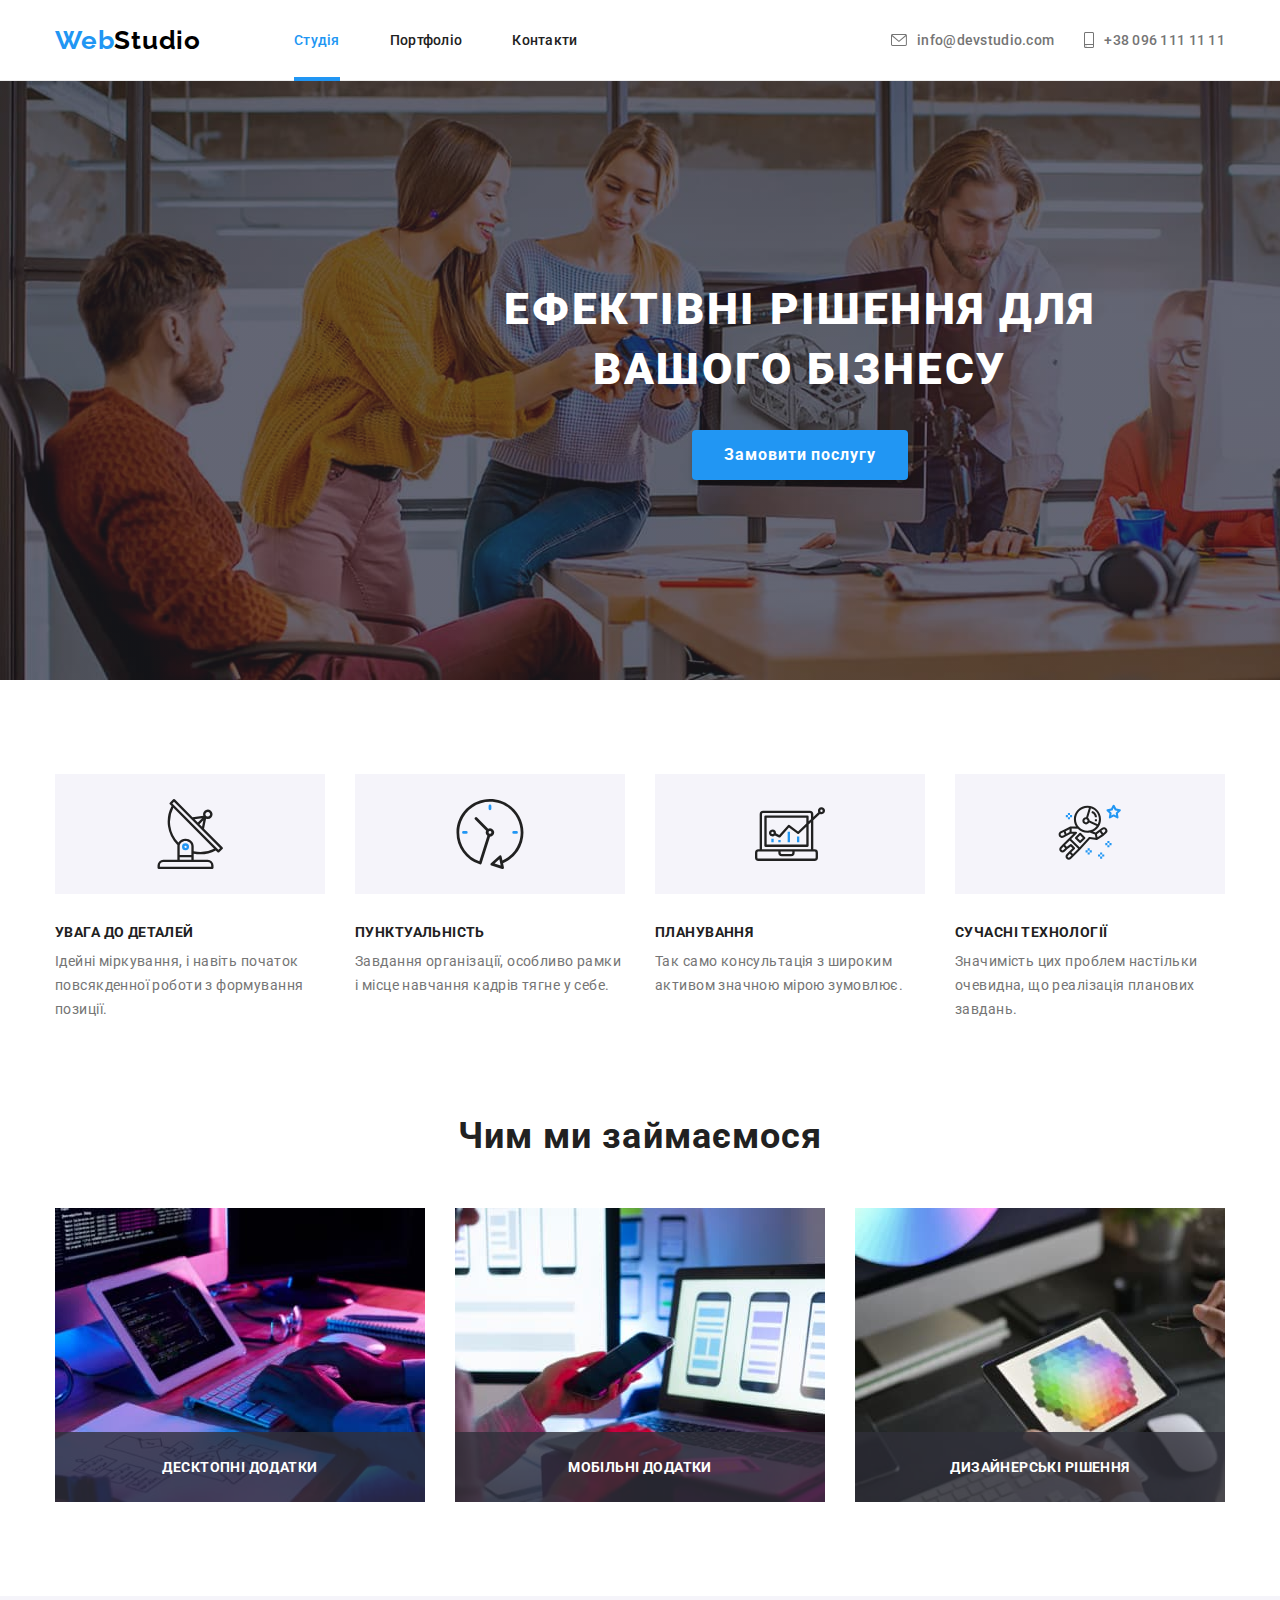
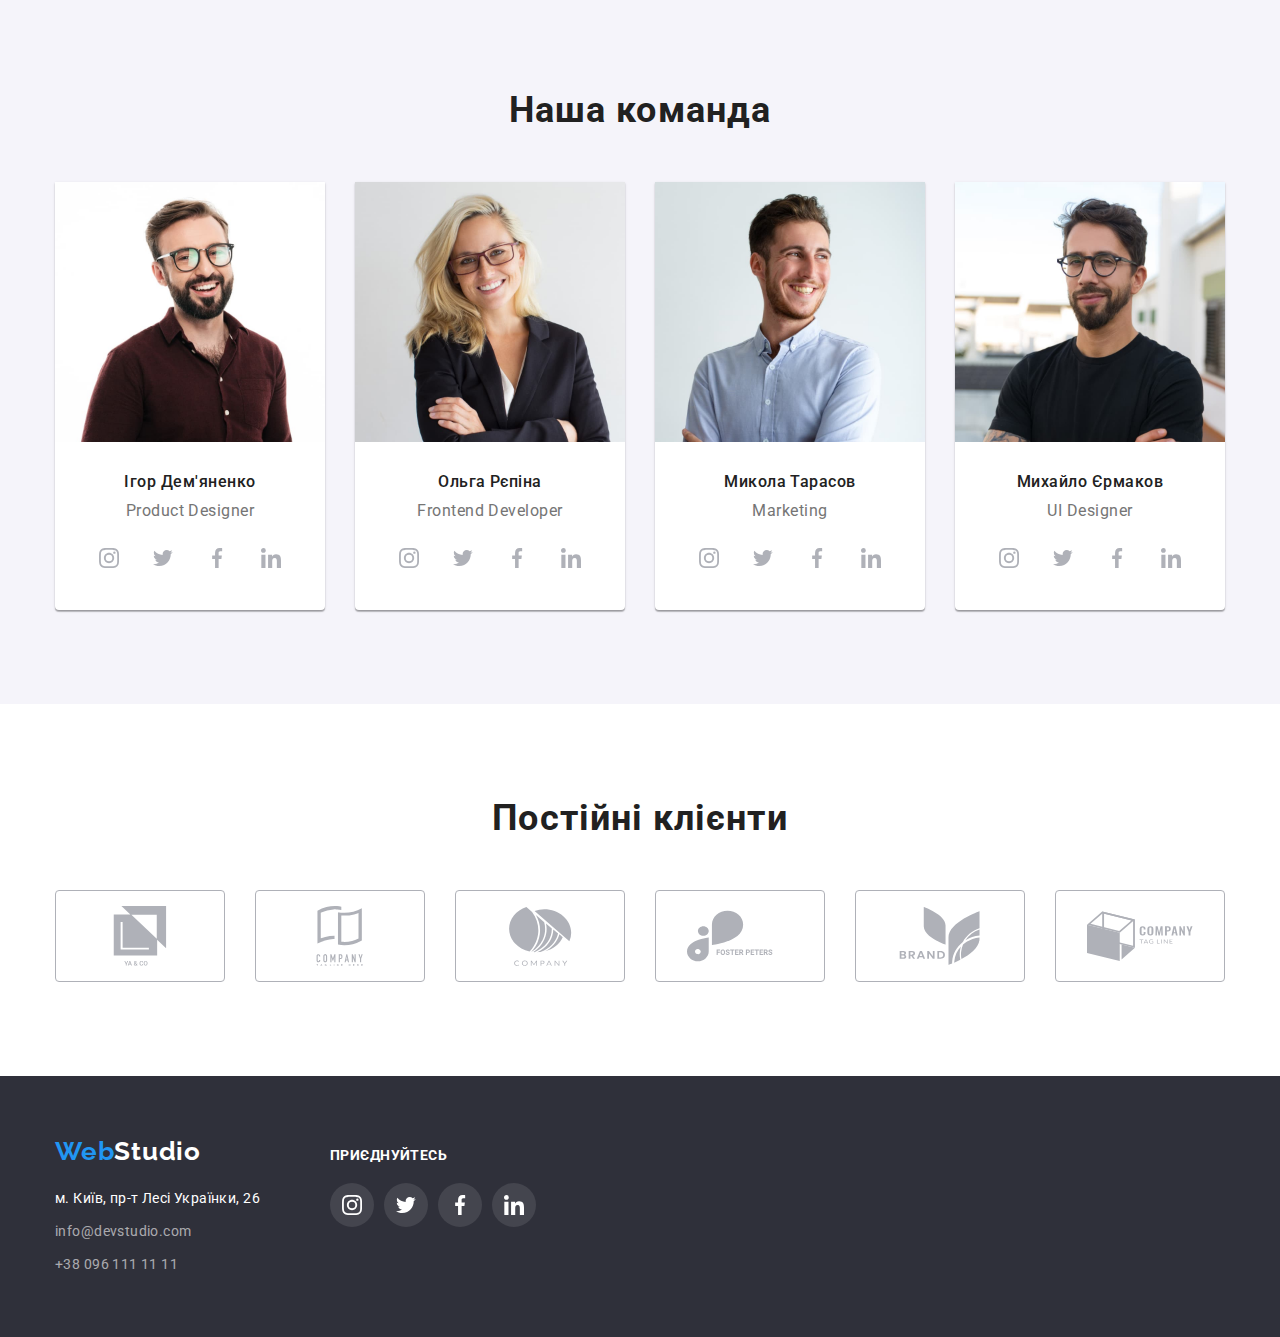
<file: index.html>
<!DOCTYPE html>
<html lang="en">
  <head>
    <meta http-equiv="x-ua-compatible" content="ie=edge" />
    <meta charset="utf-8" />
    <title>Студія</title>
    <link rel="preconnect" href="https://fonts.googleapis.com" />
    <link rel="preconnect" href="https://fonts.gstatic.com" crossorigin />
    <link
      href="https://fonts.googleapis.com/css2?family=Raleway:wght@700&family=Roboto:wght@400;500;700;900&display=swap"
      rel="stylesheet"
    />
    <link
      rel="stylesheet"
      href="https://cdn.jsdelivr.net/npm/modern-normalize@1.1.0/modern-normalize.min.css"
    />
    <link rel="stylesheet" href="css/styles.css" />
  </head>
  <body>
    <header class="main-header">
      <nav class="container page-header">
        <a class="logo" href="./">Web<span class="second-part">Studio</span></a>
        <ul class="navigation list">
          <li class="item">
            <a class="nav-item current" href="index.html">Студія</a>
            <div class="decoration current"></div>
          </li>
          <li class="item">
            <a class="nav-item" href="portfolio.html">Портфоліо</a>
            <div class="decoration"></div>
          </li>
          <li class="item">
            <a class="nav-item" href="./">Контакти</a>
            <div class="decoration"></div>
          </li>
        </ul>
        <address class="address">
          <ul class="addresses list">
            <li class="item">
              <a class="address-item" href="mailto:info@devstudio.com"
                ><svg class="icon" height="12" width="16">
                  <use href="./images/icons.svg#icon-envelope"></use>
                </svg>
                info@devstudio.com</a
              >
            </li>
            <li class="item">
              <a class="address-item" href="tel:+380961111111"
                ><svg class="icon" height="16" width="10">
                  <use href="./images/icons.svg#icon-smartphone"></use>
                </svg>
                +38 096 111 11 11</a
              >
            </li>
          </ul>
        </address>
      </nav>
    </header>

    <main>
      <section class="banner">
        <div class="container">
          <h1 class="text">ЕФЕКТІВНІ РІШЕННЯ ДЛЯ ВАШОГО БІЗНЕСУ</h1>
          <button class="button-item" type="button" data-modal-open>
            Замовити послугу
          </button>
        </div>
      </section>

      <section class="advantages section">
        <div class="container">
          <h2 class="slogan visually-hidden">Наші переваги</h2>
          <ul class="main-advantages list">
            <li class="item">
              <div class="icon-block">
                <svg class="icon" width="70" height="70">
                  <use href="./images/icons.svg#icon-antenna"></use>
                </svg>
              </div>
              <h3 class="slogan-item">УВАГА ДО ДЕТАЛЕЙ</h3>
              <p class="text">
                Ідейні міркування, і навіть початок повсякденної роботи з
                формування позиції.
              </p>
            </li>
            <li class="item">
              <div class="icon-block">
                <svg class="icon" width="70" height="70">
                  <use href="./images/icons.svg#icon-clock"></use>
                </svg>
              </div>
              <h3 class="slogan-item">ПУНКТУАЛЬНІСТЬ</h3>
              <p class="text">
                Завдання організації, особливо рамки і місце навчання кадрів
                тягне у себе.
              </p>
            </li>
            <li class="item">
              <div class="icon-block">
                <svg class="icon" width="70" height="70">
                  <use href="./images/icons.svg#icon-diagram"></use>
                </svg>
              </div>
              <h3 class="slogan-item">ПЛАНУВАННЯ</h3>
              <p class="text">
                Так само консультація з широким активом значною мірою зумовлює.
              </p>
            </li>
            <li class="item">
              <div class="icon-block">
                <svg class="icon" width="70" height="70">
                  <use href="./images/icons.svg#icon-astronaut"></use>
                </svg>
              </div>
              <h3 class="slogan-item">СУЧАСНІ ТЕХНОЛОГІЇ</h3>
              <p class="text">
                Значимість цих проблем настільки очевидна, що реалізація
                планових завдань.
              </p>
            </li>
          </ul>
        </div>
      </section>

      <section class="boxes section">
        <div class="container">
          <h2 class="slogan">Чим ми займаємося</h2>
          <ul class="main-boxes list">
            <li class="item">
              <img
                class="image"
                src="images/box1.jpg"
                alt="what we are doing picture one"
                width="370"
              />
              <h3 class="text">Десктопні додатки</h3>
            </li>
            <li class="item">
              <img
                class="image"
                src="images/box2.jpg"
                alt="what we are doing picture two"
                width="370"
              />
              <h3 class="text">Мобільні додатки</h3>
            </li>
            <li class="item">
              <img
                class="image"
                src="images/box3.jpg"
                alt="what we are doing picture three"
                width="370"
              />
              <h3 class="text">Дизайнерські рішення</h3>
            </li>
          </ul>
        </div>
      </section>

      <section class="team section">
        <div class="container">
          <h2 class="our-team">Наша команда</h2>
          <ul class="main-team list">
            <li class="item">
              <img src="images/person1.jpg" alt="Ihor" width="270" />
              <div class="info">
                <h3 class="name">Ігор Дем'яненко</h3>
                <p class="description">Product Designer</p>
              </div>
              <div class="svg-icons">
                <ul class="svg-items">
                  <li class="svg-item">
                    <a href="" class="link">
                      <svg class="icon img" width="20" height="20">
                        <use href="./images/icons.svg#icon-instagram"></use>
                      </svg>
                    </a>
                  </li>
                  <li class="svg-item">
                    <a href="" class="link">
                      <svg class="icon img" width="20" height="20">
                        <use href="./images/icons.svg#icon-twitter"></use>
                      </svg>
                    </a>
                  </li>
                  <li class="svg-item">
                    <a href="" class="link">
                      <svg class="icon img" width="20" height="20">
                        <use href="./images/icons.svg#icon-facebook"></use>
                      </svg>
                    </a>
                  </li>
                  <li class="svg-item">
                    <a href="" class="link">
                      <svg class="icon img" width="20" height="20">
                        <use href="./images/icons.svg#icon-linkedin"></use>
                      </svg>
                    </a>
                  </li>
                </ul>
              </div>
            </li>

            <li class="item">
              <img src="images/person2.jpg" alt="Olga" width="270" />
              <div class="info">
                <h3 class="name">Ольга Рєпіна</h3>
                <p class="description">Frontend Developer</p>
              </div>
              <div class="svg-icons">
                <ul class="svg-items">
                  <li class="svg-item">
                    <a href="" class="link">
                      <svg class="icon img" width="20" height="20">
                        <use href="./images/icons.svg#icon-instagram"></use>
                      </svg>
                    </a>
                  </li>
                  <li class="svg-item">
                    <a href="" class="link">
                      <svg class="icon img" width="20" height="20">
                        <use href="./images/icons.svg#icon-twitter"></use>
                      </svg>
                    </a>
                  </li>
                  <li class="svg-item">
                    <a href="" class="link">
                      <svg class="icon img" width="20" height="20">
                        <use href="./images/icons.svg#icon-facebook"></use>
                      </svg>
                    </a>
                  </li>
                  <li class="svg-item">
                    <a href="" class="link">
                      <svg class="icon img" width="20" height="20">
                        <use href="./images/icons.svg#icon-linkedin"></use>
                      </svg>
                    </a>
                  </li>
                </ul>
              </div>
            </li>

            <li class="item">
              <img src="images/person3.jpg" alt="Mykola" width="270" />
              <div class="info">
                <h3 class="name">Микола Тарасов</h3>
                <p class="description">Marketing</p>
              </div>
              <div class="svg-icons">
                <ul class="svg-items">
                  <li class="svg-item">
                    <a href="" class="link">
                      <svg class="icon img" width="20" height="20">
                        <use href="./images/icons.svg#icon-instagram"></use>
                      </svg>
                    </a>
                  </li>
                  <li class="svg-item">
                    <a href="" class="link">
                      <svg class="icon img" width="20" height="20">
                        <use href="./images/icons.svg#icon-twitter"></use>
                      </svg>
                    </a>
                  </li>
                  <li class="svg-item">
                    <a href="" class="link">
                      <svg class="icon img" width="20" height="20">
                        <use href="./images/icons.svg#icon-facebook"></use>
                      </svg>
                    </a>
                  </li>
                  <li class="svg-item">
                    <a href="" class="link">
                      <svg class="icon img" width="20" height="20">
                        <use href="./images/icons.svg#icon-linkedin"></use>
                      </svg>
                    </a>
                  </li>
                </ul>
              </div>
            </li>

            <li class="item">
              <img src="images/person4.jpg" alt="Mykhailo" width="270" />
              <div class="info">
                <h3 class="name">Михайло Єрмаков</h3>
                <p class="description">UI Designer</p>
              </div>
              <div class="svg-icons">
                <ul class="svg-items">
                  <li class="svg-item">
                    <a href="" class="link">
                      <svg class="icon img" width="20" height="20">
                        <use href="./images/icons.svg#icon-instagram"></use>
                      </svg>
                    </a>
                  </li>
                  <li class="svg-item">
                    <a href="" class="link">
                      <svg class="icon img" width="20" height="20">
                        <use href="./images/icons.svg#icon-twitter"></use>
                      </svg>
                    </a>
                  </li>
                  <li class="svg-item">
                    <a href="" class="link">
                      <svg class="icon img" width="20" height="20">
                        <use href="./images/icons.svg#icon-facebook"></use>
                      </svg>
                    </a>
                  </li>
                  <li class="svg-item">
                    <a href="" class="link">
                      <svg class="icon img" width="20" height="20">
                        <use href="./images/icons.svg#icon-linkedin"></use>
                      </svg>
                    </a>
                  </li>
                </ul>
              </div>
            </li>
          </ul>
        </div>
      </section>

      <section class="customers section">
        <div class="container">
          <h2 class="slogan">Постійні клієнти</h2>
          <div class="customers-logo">
            <ul class="logo-list list">
              <li class="item">
                <a
                  class="link"
                  href=""
                  target="_blank"
                  rel="«noopener noreferrer"
                >
                  <svg class="svg-logo" width="106" height="60">
                    <use href="./images/icons.svg#icon-client-1"></use>
                  </svg>
                </a>
              </li>
              <li class="item">
                <a
                  class="link"
                  href=""
                  target="_blank"
                  rel="«noopener noreferrer"
                >
                  <svg class="svg-logo" width="106" height="60">
                    <use href="./images/icons.svg#icon-client-2"></use>
                  </svg>
                </a>
              </li>
              <li class="item">
                <a
                  class="link"
                  href=""
                  target="_blank"
                  rel="«noopener noreferrer"
                >
                  <svg class="svg-logo" width="106" height="60">
                    <use href="./images/icons.svg#icon-client-3"></use>
                  </svg>
                </a>
              </li>
              <li class="item">
                <a
                  class="link"
                  href=""
                  target="_blank"
                  rel="«noopener noreferrer"
                >
                  <svg class="svg-logo" width="106" height="60">
                    <use href="./images/icons.svg#icon-client-4"></use>
                  </svg>
                </a>
              </li>
              <li class="item">
                <a
                  class="link"
                  href=""
                  target="_blank"
                  rel="«noopener noreferrer"
                >
                  <svg class="svg-logo" width="106" height="60">
                    <use href="./images/icons.svg#icon-client-5"></use>
                  </svg>
                </a>
              </li>
              <li class="item">
                <a
                  class="link"
                  href=""
                  target="_blank"
                  rel="«noopener noreferrer"
                >
                  <svg class="svg-logo" width="106" height="60">
                    <use href="./images/icons.svg#icon-client-6"></use>
                  </svg>
                </a>
              </li>
            </ul>
          </div>
        </div>
      </section>
    </main>

    <footer class="footer">
      <div class="container footer-main">
        <div class="contacts-main">
          <a
            class="footer-logo"
            href="https://oasi911.github.io/goit-markup-hw-03/"
            >Web<span class="second-part">Studio</span></a
          >
          <address>
            <ul class="footer-contacts list">
              <li class="item">
                <a
                  class="coordinates"
                  href="https://goo.gl/maps/8TYebSpP7c4H44jo8"
                  target="_blank"
                  rel="«noopener noreferrer"
                  >м. Київ, пр-т Лесі Українки, 26</a
                >
              </li>
              <li class="item">
                <a class="contacts" href="mailto:info@devstudio.com"
                  >info@devstudio.com</a
                >
              </li>
              <li class="item">
                <a class="contacts" href="tel:+380961111111"
                  >+38 096 111 11 11</a
                >
              </li>
            </ul>
          </address>
        </div>
        <div class="socials-main">
          <h3 class="slogan">приєднуйтесь</h3>
          <ul class="svg-items">
            <li class="svg-item">
              <a href="" class="link">
                <svg class="icon img" width="20" height="20">
                  <use href="./images/icons.svg#icon-instagram"></use>
                </svg>
              </a>
            </li>
            <li class="svg-item">
              <a href="" class="link">
                <svg class="icon img" width="20" height="20">
                  <use href="./images/icons.svg#icon-twitter"></use>
                </svg>
              </a>
            </li>
            <li class="svg-item">
              <a href="" class="link">
                <svg class="icon img" width="20" height="20">
                  <use href="./images/icons.svg#icon-facebook"></use>
                </svg>
              </a>
            </li>
            <li class="svg-item">
              <a href="" class="link">
                <svg class="icon img" width="20" height="20">
                  <use href="./images/icons.svg#icon-linkedin"></use>
                </svg>
              </a>
            </li>
          </ul>
        </div>
      </div>
    </footer>
    <div class="backdrop is-hidden" data-modal>
      <div class="modal">
        <button class="modal-btn" data-modal-close>
          <svg class="modal-icon" width="18" height="18">
            <use href="./images/icons.svg#icon-cross"></use>
          </svg>
        </button>
      </div>
    </div>
    <script src="./js/modal.js" type="module"></script>
  </body>
</html>
</file>
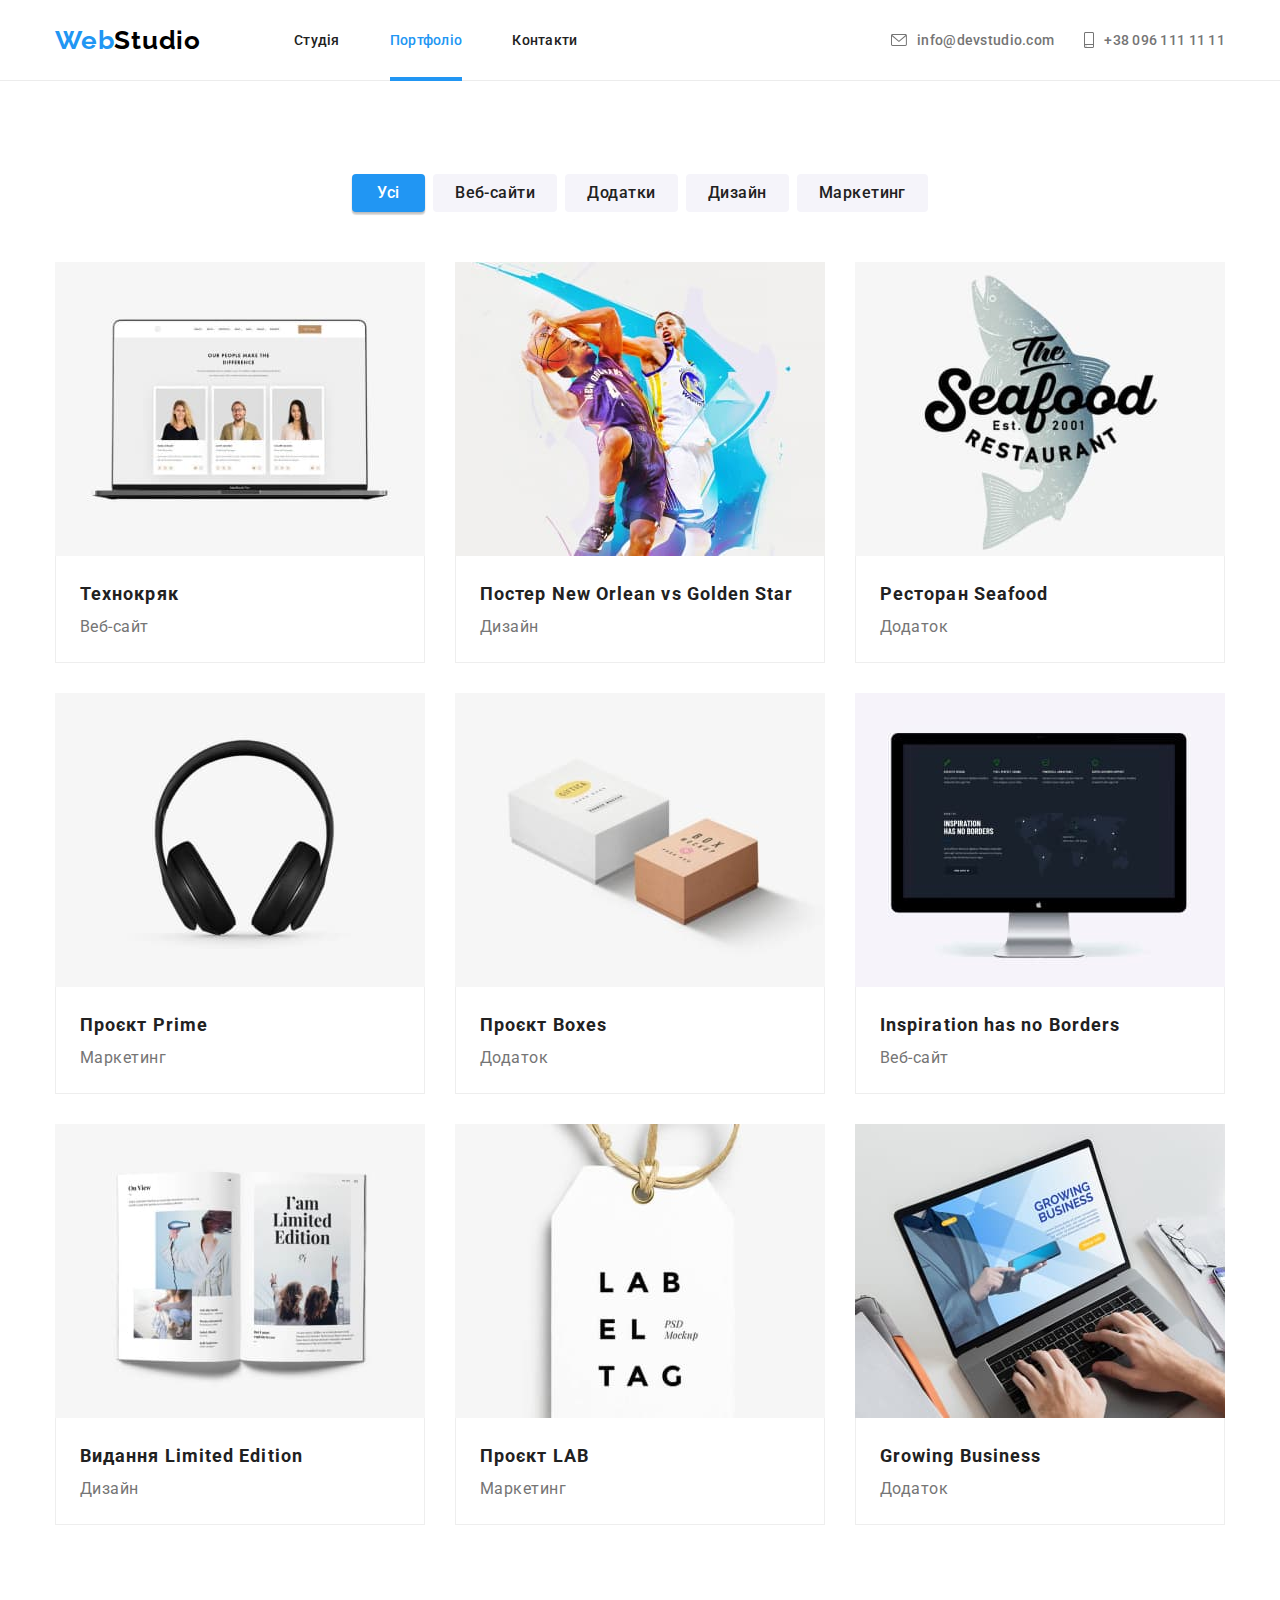
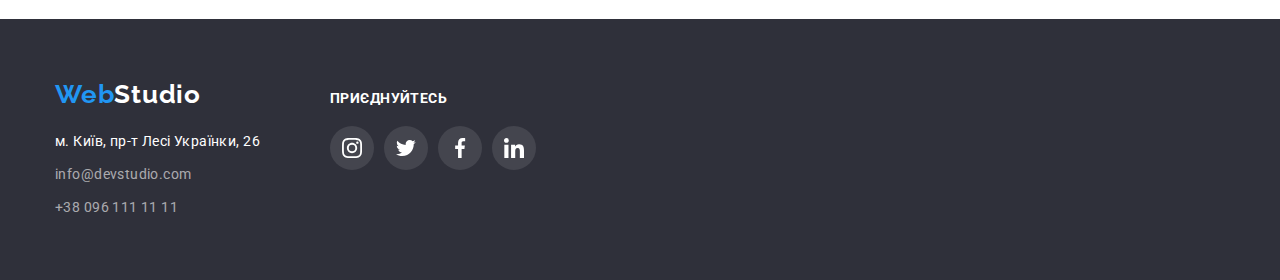
<file: portfolio.html>
<!DOCTYPE html>
<html lang="en">
  <head>
    <meta http-equiv="x-ua-compatible" content="ie=edge" />
    <meta charset="utf-8" />
    <title>Портфоліо</title>
    <link rel="preconnect" href="https://fonts.googleapis.com" />
    <link rel="preconnect" href="https://fonts.gstatic.com" crossorigin />
    <link
      href="https://fonts.googleapis.com/css2?family=Raleway:wght@700&family=Roboto:wght@400;500;700;900&display=swap"
      rel="stylesheet"
    />
    <link
      rel="stylesheet"
      href="https://cdn.jsdelivr.net/npm/modern-normalize@1.1.0/modern-normalize.min.css"
    />
    <link rel="stylesheet" href="css/styles.css" />
  </head>
  <body>
    <header class="main-header">
      <nav class="container page-header">
        <a class="logo" href="./">Web<span class="second-part">Studio</span></a>
        <ul class="navigation list">
          <li class="item">
            <a class="nav-item" href="index.html">Студія</a>
            <div class="decoration"></div>
          </li>
          <li class="item">
            <a class="nav-item current" href="portfolio.html">Портфоліо</a>
            <div class="decoration current"></div>
          </li>
          <li class="item">
            <a class="nav-item" href="./">Контакти</a>
            <div class="decoration"></div>
          </li>
        </ul>
        <address class="address">
          <ul class="addresses list">
            <li class="item">
              <a class="address-item" href="mailto:info@devstudio.com"
                ><svg class="icon" height="12" width="16">
                  <use href="./images/icons.svg#icon-envelope"></use>
                </svg>
                info@devstudio.com</a
              >
            </li>
            <li class="item">
              <a class="address-item" href="tel:+380961111111"
                ><svg class="icon" height="16" width="10">
                  <use href="./images/icons.svg#icon-smartphone"></use>
                </svg>
                +38 096 111 11 11</a
              >
            </li>
          </ul>
        </address>
      </nav>
    </header>

    <main>
      <section class="examples section">
        <div class="container">
          <h1 class="visually-hidden">Портфоліо</h1>
          <ul class="main-buttons list">
            <li class="item">
              <button class="button current" type="button">Усі</button>
            </li>
            <li class="item">
              <button class="button" type="button">Веб-сайти</button>
            </li>
            <li class="item">
              <button class="button" type="button">Додатки</button>
            </li>
            <li class="item">
              <button class="button" type="button">Дизайн</button>
            </li>
            <li class="item">
              <button class="button" type="button">Маркетинг</button>
            </li>
          </ul>
          <ul class="main-examples list">
            <li class="item">
              <a class="link" href="" target="_blank" rel="noreferrer noopener"
                ><div class="animated-text">
                  <img
                    src="images/portfolio-picture-1.jpg"
                    alt="portfolio picture 1"
                    width="370"
                  />
                  <div class="animation-content">
                    <p class="text-item">
                      Ресурс пропонує комплексні пропозиції з різним рівнем
                      функціоналу та сервісів. Все це дозволить відвідувачу
                      отримати вичерпні відомості про компанію чи приватну
                      особу.
                    </p>
                  </div>
                </div>
                <div class="item-text">
                  <h2 class="name">Технокряк</h2>
                  <p class="description">Веб-сайт</p>
                </div>
              </a>
            </li>
            <li class="item">
              <a class="link" href="" target="_blank" rel="noreferrer noopener"
                ><div class="animated-text">
                  <img
                    src="images/portfolio-picture-2.jpg"
                    alt="portfolio picture 2"
                    width="370"
                  />
                  <div class="animation-content">
                    <p class="text-item">
                      Ресурс пропонує комплексні пропозиції з різним рівнем
                      функціоналу та сервісів. Все це дозволить відвідувачу
                      отримати вичерпні відомості про компанію чи приватну
                      особу.
                    </p>
                  </div>
                </div>
                <div class="item-text">
                  <h2 class="name">Постер New Orlean vs Golden Star</h2>
                  <p class="description">Дизайн</p>
                </div>
              </a>
            </li>
            <li class="item">
              <a class="link" href="" target="_blank" rel="noreferrer noopener"
                ><div class="animated-text">
                  <img
                    src="images/portfolio-picture-3.jpg"
                    alt="portfolio picture 3"
                    width="370"
                  />
                  <div class="animation-content">
                    <p class="text-item">
                      Ресурс пропонує комплексні пропозиції з різним рівнем
                      функціоналу та сервісів. Все це дозволить відвідувачу
                      отримати вичерпні відомості про компанію чи приватну
                      особу.
                    </p>
                  </div>
                </div>
                <div class="item-text">
                  <h2 class="name">Ресторан Seafood</h2>
                  <p class="description">Додаток</p>
                </div>
              </a>
            </li>
            <li class="item">
              <a class="link" href="" target="_blank" rel="noreferrer noopener"
                ><div class="animated-text">
                  <img
                    src="images/portfolio-picture-4.jpg"
                    alt="portfolio picture 4"
                    width="370"
                  />
                  <div class="animation-content">
                    <p class="text-item">
                      Ресурс пропонує комплексні пропозиції з різним рівнем
                      функціоналу та сервісів. Все це дозволить відвідувачу
                      отримати вичерпні відомості про компанію чи приватну
                      особу.
                    </p>
                  </div>
                </div>
                <div class="item-text">
                  <h2 class="name">Проєкт Prime</h2>
                  <p class="description">Маркетинг</p>
                </div>
              </a>
            </li>
            <li class="item">
              <a class="link" href="" target="_blank" rel="noreferrer noopener"
                ><div class="animated-text">
                  <img
                    src="images/portfolio-picture-5.jpg"
                    alt="portfolio picture 5"
                    width="370"
                  />
                  <div class="animation-content">
                    <p class="text-item">
                      Ресурс пропонує комплексні пропозиції з різним рівнем
                      функціоналу та сервісів. Все це дозволить відвідувачу
                      отримати вичерпні відомості про компанію чи приватну
                      особу.
                    </p>
                  </div>
                </div>
                <div class="item-text">
                  <h2 class="name">Проєкт Boxes</h2>
                  <p class="description">Додаток</p>
                </div>
              </a>
            </li>
            <li class="item">
              <a class="link" href="" target="_blank" rel="noreferrer noopener"
                ><div class="animated-text">
                  <img
                    src="images/portfolio-picture-6.jpg"
                    alt="portfolio picture 6"
                    width="370"
                  />
                  <div class="animation-content">
                    <p class="text-item">
                      Ресурс пропонує комплексні пропозиції з різним рівнем
                      функціоналу та сервісів. Все це дозволить відвідувачу
                      отримати вичерпні відомості про компанію чи приватну
                      особу.
                    </p>
                  </div>
                </div>
                <div class="item-text">
                  <h2 class="name">Inspiration has no Borders</h2>
                  <p class="description">Веб-сайт</p>
                </div>
              </a>
            </li>
            <li class="item">
              <a class="link" href="" target="_blank" rel="noreferrer noopener"
                ><div class="animated-text">
                  <img
                    src="images/portfolio-picture-7.jpg"
                    alt="portfolio picture 7"
                    width="370"
                  />
                  <div class="animation-content">
                    <p class="text-item">
                      Ресурс пропонує комплексні пропозиції з різним рівнем
                      функціоналу та сервісів. Все це дозволить відвідувачу
                      отримати вичерпні відомості про компанію чи приватну
                      особу.
                    </p>
                  </div>
                </div>
                <div class="item-text">
                  <h2 class="name">Видання Limited Edition</h2>
                  <p class="description">Дизайн</p>
                </div>
              </a>
            </li>
            <li class="item">
              <a class="link" href="" target="_blank" rel="noreferrer noopener"
                ><div class="animated-text">
                  <img
                    src="images/portfolio-picture-8.jpg"
                    alt="portfolio picture 8"
                    width="370"
                  />
                  <div class="animation-content">
                    <p class="text-item">
                      Ресурс пропонує комплексні пропозиції з різним рівнем
                      функціоналу та сервісів. Все це дозволить відвідувачу
                      отримати вичерпні відомості про компанію чи приватну
                      особу.
                    </p>
                  </div>
                </div>
                <div class="item-text">
                  <h2 class="name">Проєкт LAB</h2>
                  <p class="description">Маркетинг</p>
                </div>
              </a>
            </li>
            <li class="item">
              <a class="link" href="" target="_blank" rel="noreferrer noopener"
                ><div class="animated-text">
                  <img
                    src="images/portfolio-picture-9.jpg"
                    alt="portfolio picture 9"
                    width="370"
                  />
                  <div class="animation-content">
                    <p class="text-item">
                      Ресурс пропонує комплексні пропозиції з різним рівнем
                      функціоналу та сервісів. Все це дозволить відвідувачу
                      отримати вичерпні відомості про компанію чи приватну
                      особу.
                    </p>
                  </div>
                </div>
                <div class="item-text">
                  <h2 class="name">Growing Business</h2>
                  <p class="description">Додаток</p>
                </div>
              </a>
            </li>
          </ul>
        </div>
      </section>
    </main>

    <footer class="footer">
      <div class="container footer-main">
        <div class="contacts-main">
          <a
            class="footer-logo"
            href="https://oasi911.github.io/goit-markup-hw-03/"
            >Web<span class="second-part">Studio</span></a
          >
          <address>
            <ul class="footer-contacts list">
              <li class="item">
                <a
                  class="coordinates animation"
                  href="https://goo.gl/maps/8TYebSpP7c4H44jo8"
                  target="_blank"
                  rel="«noopener noreferrer"
                  >м. Київ, пр-т Лесі Українки, 26</a
                >
              </li>
              <li class="item">
                <a class="contacts animation" href="mailto:info@devstudio.com"
                  >info@devstudio.com</a
                >
              </li>
              <li class="item">
                <a class="contacts animation" href="tel:+380961111111"
                  >+38 096 111 11 11</a
                >
              </li>
            </ul>
          </address>
        </div>
        <div class="socials-main">
          <h3 class="slogan">приєднуйтесь</h3>
          <ul class="svg-items">
            <li class="svg-item">
              <a href="" class="link animation">
                <svg class="icon img" width="20" height="20">
                  <use href="./images/icons.svg#icon-instagram"></use>
                </svg>
              </a>
            </li>
            <li class="svg-item">
              <a href="" class="link animation">
                <svg class="icon img" width="20" height="20">
                  <use href="./images/icons.svg#icon-twitter"></use>
                </svg>
              </a>
            </li>
            <li class="svg-item">
              <a href="" class="link animation">
                <svg class="icon img" width="20" height="20">
                  <use href="./images/icons.svg#icon-facebook"></use>
                </svg>
              </a>
            </li>
            <li class="svg-item">
              <a href="" class="link animation">
                <svg class="icon img" width="20" height="20">
                  <use href="./images/icons.svg#icon-linkedin"></use>
                </svg>
              </a>
            </li>
          </ul>
        </div>
      </div>
    </footer>
  </body>
</html>
</file>
<file: css/styles.css>
/* General styles */

body {
  font-family: 'Roboto', sans-serif;
  color: var(--text-main-color);
  font-size: 14px;
  line-height: 1.2;
  background-color: var(--main-background-colors);
}

h1,
h2,
h3,
h4,
h5,
h6,
ul,
p {
  margin: 0;
  padding: 0;
}

:root {
  --main-background-color: #2f303a;
  --secondary-background-color: #f5f4fa;
  --main-button-color: #212121;
  --hover-button-color: #2196f3;
  --secondary-hover-button-color: #188ce8;
  --secondary-text-color: #757575;
  --secondary-main-text-color: #ffffff;
  --text-main-color: #000000;
  --header-outline: #ececec;
  --examples-outline: #eeeeee;
  --shadow-main-color: rgba(0, 0, 0, 0.15);
  --shadow-secondary-color: rgba(0, 0, 0, 0.25);
  --team-shadow-main-color: rgba(0, 0, 0, 0.12);
  --team-shadow-secondary-color: rgba(0, 0, 0, 0.2);
  --team-box-shadow: rgba(0, 0, 0, 0.14);
  --footer-address-color: rgba(255, 255, 255, 0.6);
  --buttons-shadow-main-color: rgba(0, 0, 0, 0.1);
  --buttons-shadow-secondary-color: rgba(0, 0, 0, 0.08);
  --svg-button-color: #afb1b8;
  --svg-secondary-button-color: rgba(255, 255, 255, 0.1);
  --background-gradient-color: rgba(47, 48, 58, 0.4);
  --background-secondary-color: rgba(47, 48, 58, 0.8);
  --portfolio-shadow-color: rgba(0, 0, 0, 0.06);
  --portfolio-secondary-shadow-color: rgba(0, 0, 0, 0.16);
  --portfolio-animated-item-color: rgba(33, 150, 243, 0.9);
  --main-duration-time: 250ms;
  --main-timing-function: cubic-bezier(0.4, 0, 0.2, 1);
}

.container {
  max-width: 1200px;
  margin: 0 auto;
  padding-left: 15px;
  padding-right: 15px;
}

.section {
  padding-top: 94px;
  padding-bottom: 94px;
}

.list {
  list-style: none;
}

.visually-hidden {
  position: absolute;
  width: 1px;
  height: 1px;
  margin: -1px;
  border: 0;
  padding: 0;
  white-space: nowrap;
  clip-path: inset(100%);
  clip: rect(0 0 0 0);
  overflow: hidden;
}

img {
  display: block;
  max-width: 100%;
  height: auto;
}

/* Header */

.page-header {
  display: flex;
  align-items: center;
}

.main-header {
  outline: var(--header-outline) solid 1px;
}

.logo {
  font-family: 'Raleway';
  font-weight: 700;
  font-size: 26px;
  line-height: 1.192;
  letter-spacing: 0.03em;
  text-decoration: none;
  color: var(--hover-button-color);
  padding-top: 24.5px;
  padding-bottom: 24.5px;
}

.logo .second-part {
  color: var(--text-main-color);
}

.navigation {
  display: flex;
  margin-left: 93px;
}

.navigation .item:not(:last-child) {
  margin-right: 50px;
}

.navigation .nav-item {
  font-weight: 500;
  font-size: 14px;
  line-height: 1.142;
  letter-spacing: 0.02em;
  color: var(--main-button-color);
  text-decoration: none;
  padding-top: 32px;
  padding-bottom: 32px;
  display: block;
  transition-duration: var(--main-duration-time);
  transition-timing-function: var(--main-timing-function);
}

.navigation .nav-item:hover,
.navigation .nav-item:focus,
.navigation .nav-item.current,
.address .address-item:hover,
.address .address-item:focus,
.footer li a:hover,
.footer li a:focus {
  color: var(--hover-button-color);
}

.addresses .address-item {
  padding-top: 31.5px;
  padding-bottom: 31.5px;
  display: flex;
  align-items: center;
  justify-content: center;
  transition-duration: var(--main-duration-time);
  transition-timing-function: var(--main-timing-function);
}

.page-header .address {
  margin-left: auto;
}

.page-header .addresses {
  display: flex;
}

.page-header .addresses .item + .item {
  margin-left: 30px;
}

.address .address-item {
  font-weight: 500;
  font-size: 14px;
  line-height: 1.142;
  letter-spacing: 0.02em;
  text-decoration: none;
  color: var(--secondary-text-color);
  font-style: normal;
}

.addresses .icon {
  margin-right: 10px;
  fill: currentColor;
}

.navigation .item {
  position: relative;
}

.navigation .decoration.current::after {
  position: absolute;
  bottom: -1px;
  content: '';
  height: 4px;
  width: 100%;
  height: 4px;
  background-color: var(--hover-button-color);
}

/* Banner */

.banner {
  background-image: linear-gradient(
      var(--background-gradient-color),
      var(--background-gradient-color)
    ),
    url(../images/main-background.jpg);
  text-align: center;
  padding-bottom: 200px;
  padding-top: 200px;
  width: 1600px;
  margin-left: auto;
  margin-right: auto;
}

.banner .text {
  font-weight: 900;
  font-size: 44px;
  line-height: 1.363;
  text-align: center;
  letter-spacing: 0.06em;
  text-transform: uppercase;
  color: var(--secondary-main-text-color);
  max-width: 696px;
  margin: 0 auto;
}

.banner .button-item {
  width: 216px;
  height: 50px;
  display: flex;
  justify-content: center;
  background: var(--hover-button-color);
  box-shadow: 0px 4px 4px var(--shadow-main-color);
  border-radius: 4px;
  border: 0;
  font-weight: 700;
  font-size: 16px;
  line-height: 1.875;
  display: flex;
  align-items: center;
  margin: 30px auto 0;
  letter-spacing: 0.06em;
  text-align: center;
  color: var(--secondary-main-text-color);
  cursor: pointer;
  transition-duration: var(--main-duration-time);
  transition-timing-function: var(--main-timing-function);
}

.banner .button-item:hover,
.banner .button-item:focus {
  background: var(--secondary-hover-button-color);
  text-shadow: none;
}

/* Advantages */

.advantages .slogan {
  font-weight: 700;
  font-size: 36px;
  line-height: 1.166;
  text-align: center;
  letter-spacing: 0.03em;
  color: var(--main-button-color);
}

.main-advantages {
  display: flex;
  justify-content: space-between;
}

.main-advantages .item {
  width: 270px;
}

.main-advantages .item + .item {
  margin-left: 30px;
}

.advantages .slogan-item {
  padding-top: 30px;
  font-weight: 700;
  font-size: 14px;
  line-height: 1.142;
  letter-spacing: 0.03em;
  text-transform: uppercase;
  color: var(--main-button-color);
}

.advantages .text {
  font-size: 14px;
  line-height: 1.71;
  letter-spacing: 0.03em;
  color: var(--secondary-text-color);
  margin-top: 10px;
}

.main-advantages .icon-block {
  width: 270px;
  height: 120px;
  display: flex;
  align-items: center;
  justify-content: center;
  background-color: var(--secondary-background-color);
}

/* Boxes */

.boxes {
  padding-top: 0;
}

.boxes .slogan {
  font-weight: 700;
  font-size: 36px;
  line-height: 1.166;
  text-align: center;
  letter-spacing: 0.03em;
  color: var(--main-button-color);
}

.main-boxes {
  display: flex;
  justify-content: center;
  margin-top: 50px;
}

.main-boxes .item {
  width: 370px;
}

.main-boxes .item + .item {
  margin-left: 30px;
}

.main-boxes .item {
  position: relative;
}

.boxes .text {
  position: absolute;
  bottom: 0;
  width: 370px;
  height: 70px;
  font-weight: 700;
  font-size: 14px;
  line-height: 1.142;
  text-align: center;
  letter-spacing: 0.03em;
  text-transform: uppercase;
  color: var(--secondary-main-text-color);
  display: flex;
  align-items: center;
  justify-content: center;
  background: var(--background-secondary-color);
}

/* Team */

.team {
  background: var(--secondary-background-color);
}

.team .our-team {
  font-weight: 700;
  font-size: 36px;
  line-height: 1.166;
  text-align: center;
  letter-spacing: 0.03em;
  color: var(--main-button-color);
}

.main-team {
  display: flex;
  margin-top: 50px;
}

.main-team .item + .item {
  margin-left: 30px;
}

.team .item {
  background: var(--secondary-main-text-color);
  box-shadow: 0px 1px 3px var(--team-shadow-main-color),
    0px 1px 1px var(--team-box-shadow),
    0px 2px 1px var(--team-shadow-secondary-color);
  border-radius: 0px 0px 4px 4px;
  width: 270px;
}

.team .name {
  font-weight: 500;
  font-size: 16px;

  text-align: center;
  letter-spacing: 0.03em;
  color: var(--main-button-color);
}

.team .info {
  padding-top: 30px;
  padding-bottom: 16px;
}

.team .description {
  font-size: 16px;
  line-height: 1.187;
  text-align: center;
  letter-spacing: 0.03em;
  color: var(--secondary-text-color);
  margin-top: 10px;
}

.main-team .svg-icons {
  padding-bottom: 30px;
}

.main-team .svg-items {
  display: flex;
  list-style: none;
  margin-left: 32px;
  max-width: 206px;
}

.main-team .svg-icons .svg-item:not(:last-child) {
  margin-right: 10px;
}

.main-team .svg-items .link {
  border-radius: 50%;
  color: var(--svg-button-color);
  display: flex;
  height: 44px;
  width: 44px;
  align-items: center;
  justify-content: center;
  transition-duration: var(--main-duration-time);
  transition-timing-function: var(--main-timing-function);
}

.main-team .svg-items .icon {
  fill: currentColor;
}

.main-team .svg-items .link:hover,
.main-team .svg-items .link:focus {
  background-color: var(--hover-button-color);
  color: var(--secondary-main-text-color);
}

/* Customers */

.customers .slogan {
  font-weight: 700;
  font-size: 36px;
  line-height: 1.166;
  text-align: center;
  letter-spacing: 0.03em;
  color: var(--main-button-color);
  margin-bottom: 50px;
}

.customers .logo-list {
  display: flex;
  align-items: center;
  justify-content: space-between;
}

.customers .link {
  width: 170px;
  height: 92px;
  display: flex;
  align-items: center;
  justify-content: center;
  color: var(--svg-button-color);
  border: 1px solid var(--svg-button-color);
  border-radius: 4px;
  transition-duration: var(--main-duration-time);
  transition-timing-function: var(--main-timing-function);
}

.customers .svg-logo {
  fill: currentColor;
}

.customers .link:hover,
.customers .link:focus {
  color: var(--hover-button-color);
  border: 1px solid var(--hover-button-color);
}

/* Footer */

.footer {
  background: var(--main-background-color);
  padding-top: 60px;
  padding-bottom: 60px;
}

.footer-logo {
  font-family: 'Raleway';
  font-weight: 700;
  font-size: 26px;
  line-height: 1.192;
  letter-spacing: 0.03em;
  text-decoration: none;
  color: var(--hover-button-color);
  display: block;
  margin-bottom: 20px;
}

.footer-logo .second-part {
  color: var(--secondary-main-text-color);
}

.footer .item + .item {
  margin-top: 9px;
}

.footer .coordinates {
  font-size: 14px;
  line-height: 1.714;
  letter-spacing: 0.03em;
  text-decoration: none;
  font-style: normal;
  color: var(--secondary-main-text-color);
  transition-duration: var(--main-duration-time);
  transition-timing-function: var(--main-timing-function);
}

.footer .contacts {
  font-weight: 400;
  font-size: 14px;
  line-height: 1.714;
  letter-spacing: 0.03em;
  color: var(--footer-address-color);
  text-decoration: none;
  font-style: normal;
  transition-duration: var(--main-duration-time);
  transition-timing-function: var(--main-timing-function);
}

.footer-main {
  display: flex;
  align-items: baseline;
}

.contacts-main {
  margin-right: 70px;
}

.socials-main .slogan {
  font-weight: 700;
  font-size: 14px;
  line-height: 16px;
  letter-spacing: 0.03em;
  text-transform: uppercase;
  color: var(--secondary-main-text-color);
}

.socials-main .svg-items {
  padding-top: 20px;
}

.socials-main .svg-items .svg-item:not(:last-child) {
  margin-right: 10px;
}

.socials-main .svg-items {
  display: flex;
  list-style: none;
  max-width: 206px;
}

.socials-main .svg-items .link {
  border-radius: 50%;
  background-color: var(--svg-secondary-button-color);
  color: var(--secondary-main-text-color);
  display: flex;
  height: 44px;
  width: 44px;
  align-items: center;
  justify-content: center;
  transition-duration: var(--main-duration-time);
  transition-timing-function: var(--main-timing-function);
}

.socials-main .svg-items .icon {
  fill: currentColor;
}

.socials-main .svg-items .link:hover,
.socials-main .svg-items .link:focus {
  background-color: var(--hover-button-color);
}

/* Portfolio */

.main-buttons {
  margin-bottom: 50px;
  display: flex;
  justify-content: center;
}

.main-buttons .button {
  background: var(--secondary-background-color);
  border-radius: 4px;
  font-weight: 500;
  font-size: 16px;
  line-height: 1.625;
  text-align: center;
  letter-spacing: 0.03em;
  color: var(--main-button-color);
  cursor: pointer;
  min-width: 73px;
  height: 38px;
  padding: 6px 22px;
  border: none;
  transition-duration: var(--main-duration-time);
  transition-timing-function: var(--main-timing-function);
}

.main-buttons .item + .item {
  margin-left: 8px;
}

.main-buttons .button:hover,
.main-buttons .button:focus,
.examples .button.current {
  color: var(--secondary-main-text-color);
  background: var(--hover-button-color);
  box-shadow: 0px 3px 1px var(--buttons-shadow-main-color),
    0px 1px 2px var(--buttons-shadow-secondary-color),
    0px 2px 2px var(--team-shadow-main-color);
  border-radius: 4px;
}

.main-examples {
  display: flex;
  flex-wrap: wrap;
  gap: 30px;
}

.main-examples .item {
  width: 370px;
  cursor: pointer;
}

.main-examples .link {
  text-decoration: none;
  display: block;
}

.main-examples .item-text {
  border-bottom: 1px solid var(--examples-outline);
  border-left: 1px solid var(--examples-outline);
  border-right: 1px solid var(--examples-outline);
  padding-bottom: 20px;
  padding-left: 24px;
  padding-right: 24px;
  padding-top: 20px;
}

.examples .name {
  font-weight: 700;
  font-size: 18px;
  line-height: 2;
  letter-spacing: 0.06em;
  color: var(--main-button-color);
}

.examples .description {
  font-weight: 400;
  font-size: 16px;
  line-height: 1.875;
  letter-spacing: 0.03em;
  color: var(--secondary-text-color);
}

.main-examples .link {
  transition-duration: var(--main-duration-time);
  transition-timing-function: var(--main-timing-function);
}

.main-examples .link:hover,
.main-examples .link:focus {
  box-shadow: 0px 1px 1px var(--team-shadow-main-color),
    0px 4px 4px var(--portfolio-shadow-color),
    1px 4px 6px var(--portfolio-secondary-shadow-color);
}

.main-examples .animated-text {
  position: relative;
  overflow: hidden;
}

.main-examples .animation-content {
  display: flex;
  align-items: center;
  opacity: 0;
  position: absolute;
  top: 0;
  left: 0;
  width: 100%;
  height: 100%;
  transform: translateY(100%);
  padding: 0 24px;
  background-color: var(--portfolio-animated-item-color);
  transition-duration: var(--main-duration-time);
  transition-timing-function: var(--main-timing-function);
}

.main-examples .animation-content {
  font-weight: 400;
  font-size: 18px;
  line-height: 1.555;
  letter-spacing: 0.03em;
  color: var(--secondary-main-text-color);
}

.main-examples .link:hover .animation-content,
.main-examples .link:focus .animation-content {
  transform: translateY(0);
  opacity: 1;
}

/* Modal window */

.modal {
  display: flex;
  width: 528px;
  min-height: 581px;
  position: absolute;
  top: 50%;
  left: 50%;
  transform: translateX(-50%) translateY(-50%);
  background-color: var(--secondary-main-text-color);
  box-shadow: 0px 1px 3px var(--team-shadow-main-color),
    0px 1px 1px var(--team-box-shadow),
    0px 2px 1px var(--team-shadow-secondary-color);
  border-radius: 4px;
  transition-duration: var(--main-duration-time);
  transition-timing-function: var(--main-timing-function);
}

.backdrop {
  position: fixed;
  width: 100%;
  height: 100%;
  top: 0;
  left: 0;
  background-color: var(--team-shadow-secondary-color);
  transition-duration: var(--main-duration-time);
  transition-timing-function: var(--main-timing-function);
}
.backdrop.is-hidden {
  visibility: hidden;
  opacity: 0;
  pointer-events: none;
}
.modal-btn {
  display: flex;
  align-items: center;
  justify-content: center;
  width: 30px;
  height: 30px;
  position: absolute;
  top: 8px;
  right: 8px;
  cursor: pointer;
  background-color: transparent;
  border-radius: 50%;
  border: 1px solid var(--buttons-shadow-main-color);
}
</file>
